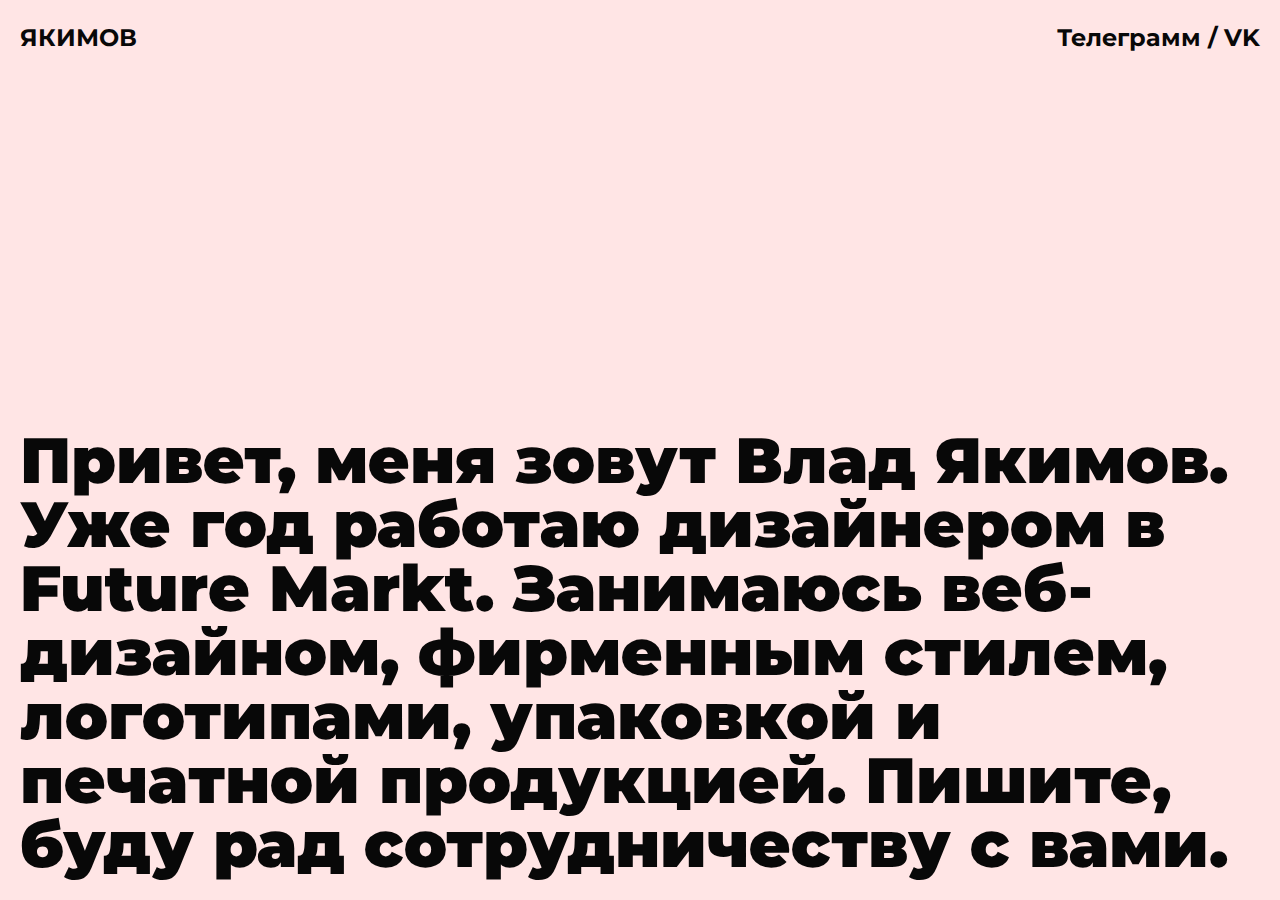
<file: index.html>
<!DOCTYPE html>
<html lang="ru">

<head>
    <meta name="viewport" content="width=device-width, initial-scale=1">
    <meta charset="UTF-8">
    <title>THWMVY | This thing was made by Vlad Yakimov.</title>
    <link rel="icon" type="image/png" href="assets/img/favicon.png">
    <link rel="stylesheet" href="assets/css/style.css">
    <link href="https://fonts.googleapis.com/css?family=Montserrat:300,400,500,600,700,800,900&amp;amp;subset=cyrillic,cyrillic-ext,latin-ext" rel="stylesheet">
</head>

<body>
    <div class="wrapper">
        <header>
            <div class="items">
                <p>ЯКИМОВ</p>
                <p><a class="link link_teleg" href="https://t.me/yakimow">Телеграмм</a> / 
                	<a class="link link_vk" href="https://vk.com/yakiimowlad">VK</a></p>
            </div>
        </header>
        <div class="content">
            <p>Привет, меня зовут Влад Якимов. Уже год работаю дизайнером в <a class="link link_blue" href="https://www.behance.net/futuremarkt">Future Markt.</a> Занимаюсь <a class="link link_blue" href="#">веб-дизайном</a>, <a class="link link_blue" href="">фирменным стилем</a>,
             <a class="link link_blue" href="">логотипами</a>, <a class="link link_blue" href="">упаковкой</a> и 
             <a class="link link_blue" href="">печатной продукцией.</a>
             <a class="link link_blue" href="">Пишите</a>, буду рад сотрудничеству с вами.</p>
        </div>
    </div>
    <script src="//cdnjs.cloudflare.com/ajax/libs/jquery/2.2.4/jquery.min.js"></script>
</body>

</html>
</file>
<file: assets/css/style.css>
* {
  box-sizing: border-box;
  font-weight: 700;
  margin: 0;
  padding: 0;
  -moz-osx-font-smoothing: grayscale;
  -webkit-font-smoothing: antialiased; }

img {
  vertical-align: middle; }

*,
body,
p {
  margin: 0;
  padding: 0;
  box-sizing: border-box;
  color: inherit;
  font-size: inherit;
  font-weight: inherit;
  font-family: inherit;
  outline: inherit;
  line-height: inherit;
  -webkit-user-select: inherit;
  user-select: inherit;
  text-decoration: inherit;
  letter-spacing: inherit; }

body {
  color: #080808;
  font-family: 'Montserrat', sans-serif;
  line-height: 1.5;
  font-size: 16px;
  background-color: rgba(255, 0, 0, 0.1); }

html {
  overflow-x: hidden; }

.wrapper {
  padding: 20px; }

.items {
  display: -webkit-box;
  display: flex;
  -webkit-box-pack: justify;
  justify-content: space-between; }

header {
  height: 50px;
  font-size: 24px;
  font-weight: 700; }

.content {
  /*text-transform: uppercase;*/
  font-weight: 900;
  font-size: 40px;
  line-height: 1;
  height: calc(100vh - 94px);
  display: -webkit-box;
  display: flex;
  -webkit-box-orient: vertical;
  -webkit-box-direction: normal;
  flex-direction: column;
  -webkit-box-pack: end;
  justify-content: flex-end;
  /*letter-spacing: -8px; */
}

.link {
  transition: 0.3s; }
  .link_red:hover {
    color: #ff0000; }
  .link_green:hover {
    color: #00ff00; }
  .link_blue:hover {
    color: #0000ff; }
  .link_teleg {
    font-weight: 700; }
    .link_teleg:hover {
      color: #53b1f0; }
  .link_vk {
    font-weight: 700; }
    .link_vk:hover {
      color: #4a76a8; }

@media (max-height: 1560px) and (max-width: 1600px) {
  .content {
    font-size: 5vmax; } 
  }

@media (max-width: 500px) {
  header {
    font-size: 18px; }
  .content {
    font-size: 4vmax;
    font-weight: 900;
    /*letter-spacing: -4px; */
    } 
  }

/*# sourceMappingURL=[data-uri] */
</file>
